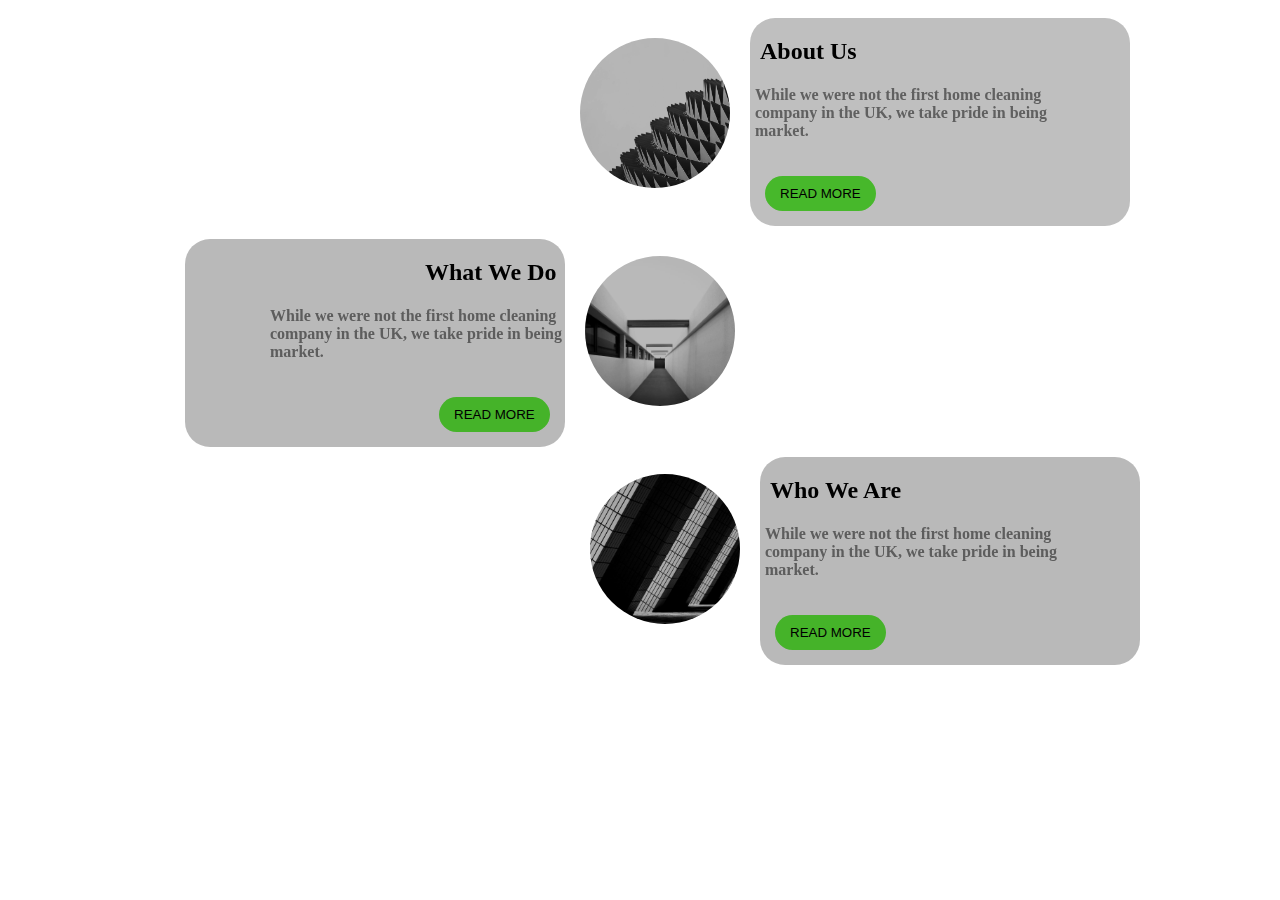
<file: 2a-3/index.html>
<html>
    <head>
<title>pr 2a-3</title>
<link rel="stylesheet" href="style.css">
</head>
<body> 
    <div class="img1">
    <div class="table1">
        <h2>About Us</h2><h4>While we were not the first home cleaning <br>
        company in the UK, we take pride in being <br>
        market.</h4>
    <button type="button" class="button">READ MORE</button>
</div> 
    <br>
<div class="img2">
    <div class="table2">
        <div class="rr33"><h2>What We Do</h2></div><h4>While we were not the first home cleaning <br>
            company in the UK, we take pride in being <br>
            market.</h4>
        <button type="button2" class="button2">READ MORE</button>
    </div> 
</div>
<br>
<div class="img3">
    <div class="table3">
        <h2>Who We Are</h2><h4>While we were not the first home cleaning <br>
            company in the UK, we take pride in being <br>
            market.</h4>
       <button type="button" class="button">READ MORE</button>
</div>        
</body>
</html>
</file>
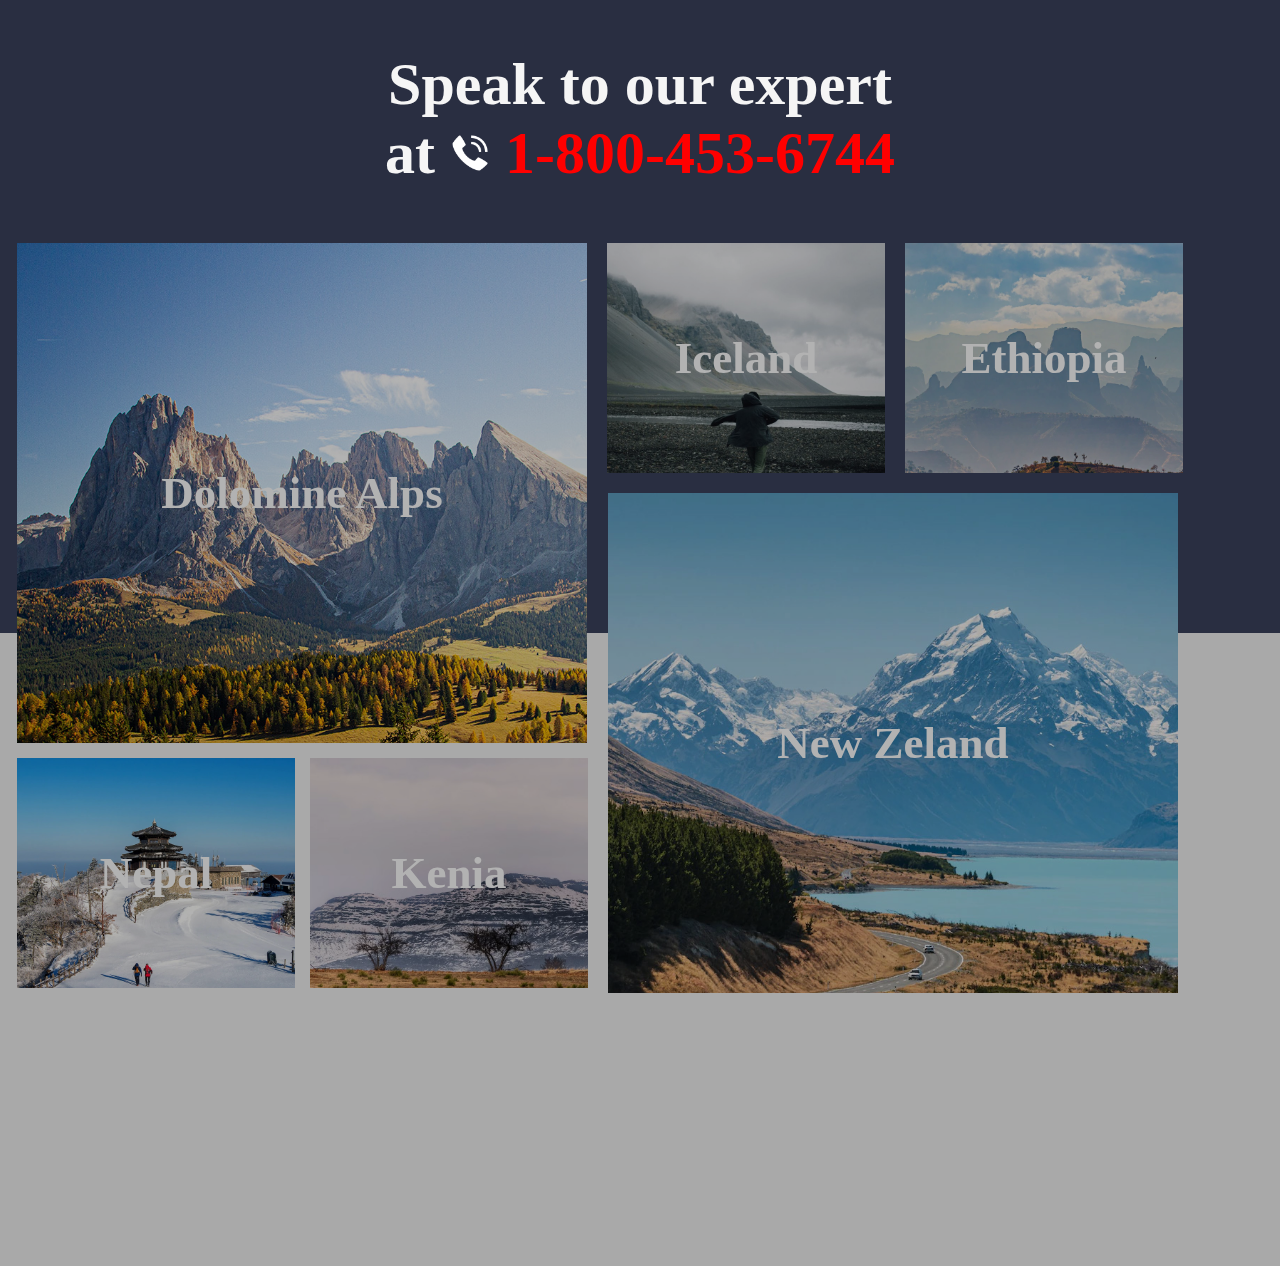
<file: 2a/index.html>
<!DOCTYPE html>
<html style="font-size: 16px;" lang="ua"><head>
<title>Homework</title>
<link rel="stylesheet" href="style.css" media="screen">
</head>
<body>
  <center>
    <h2 class="u-align-center u-text u-text-body-alt-color u-text-1"> 
      Speak to our expert
      <br>at <img src="3059502-4bc37d85.png" height="40px" width="40px">
    <a>1-800-453-6744 </a>
  </h2>
  </center>
  <center>
  
<div class="bb1">
  <div class="b1">
    <h4>Dolomine Alps</h4>
  </div>
  <div class="b2">
    <h4>Iceland</h4>
  </div>
    <div class="b3">
      <h4>Ethiopia</h4>
    </div>
  </div> 
  <br>
    <div class="bb4"> 
      <div class="b4">
        <h4>Nepal</h4>
      </div>
        <div class="b5">
          <h4>Kenia</h4>
        </div>
        <div class="bb2">
      </div>
    
       <div>
        <div class="b6">
          <h4>New Zeland</h4>
        </div>
      </div>
    </div>
  </div>
      </center>
</body></html>
</file>
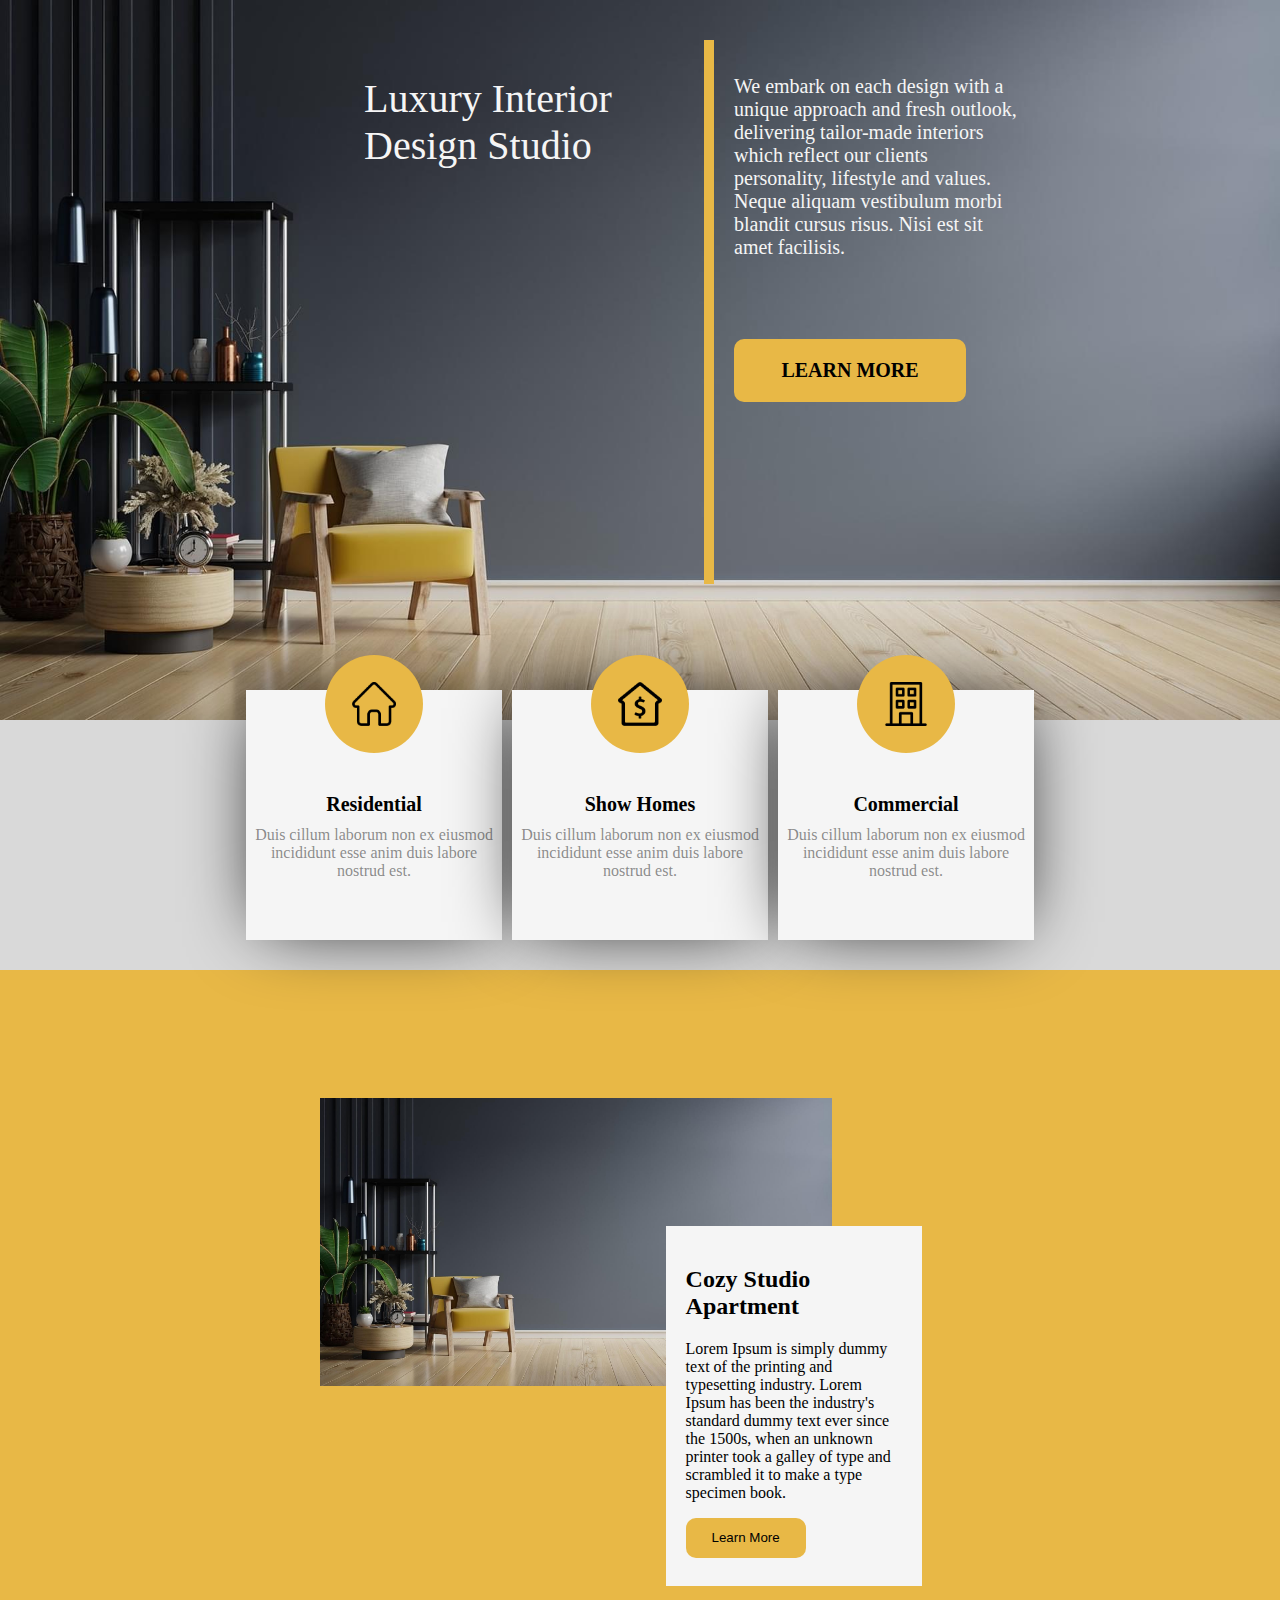
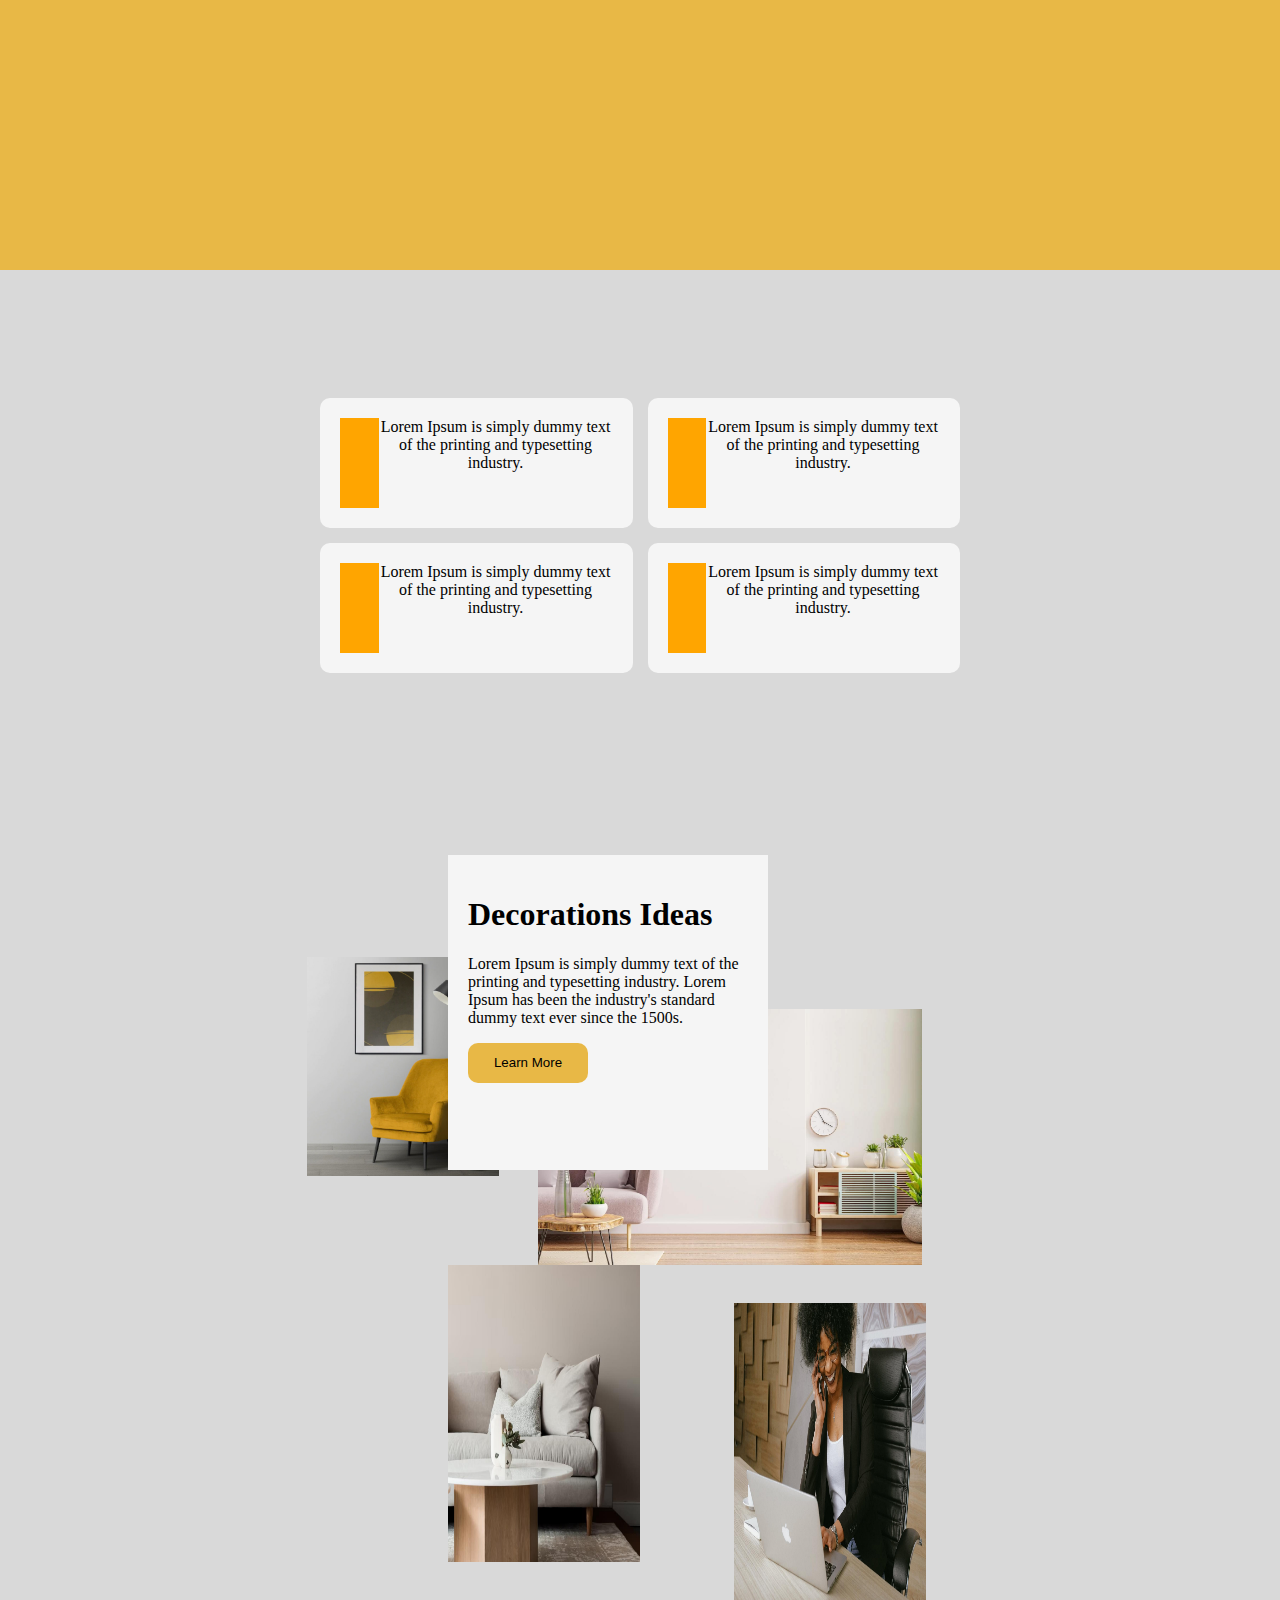
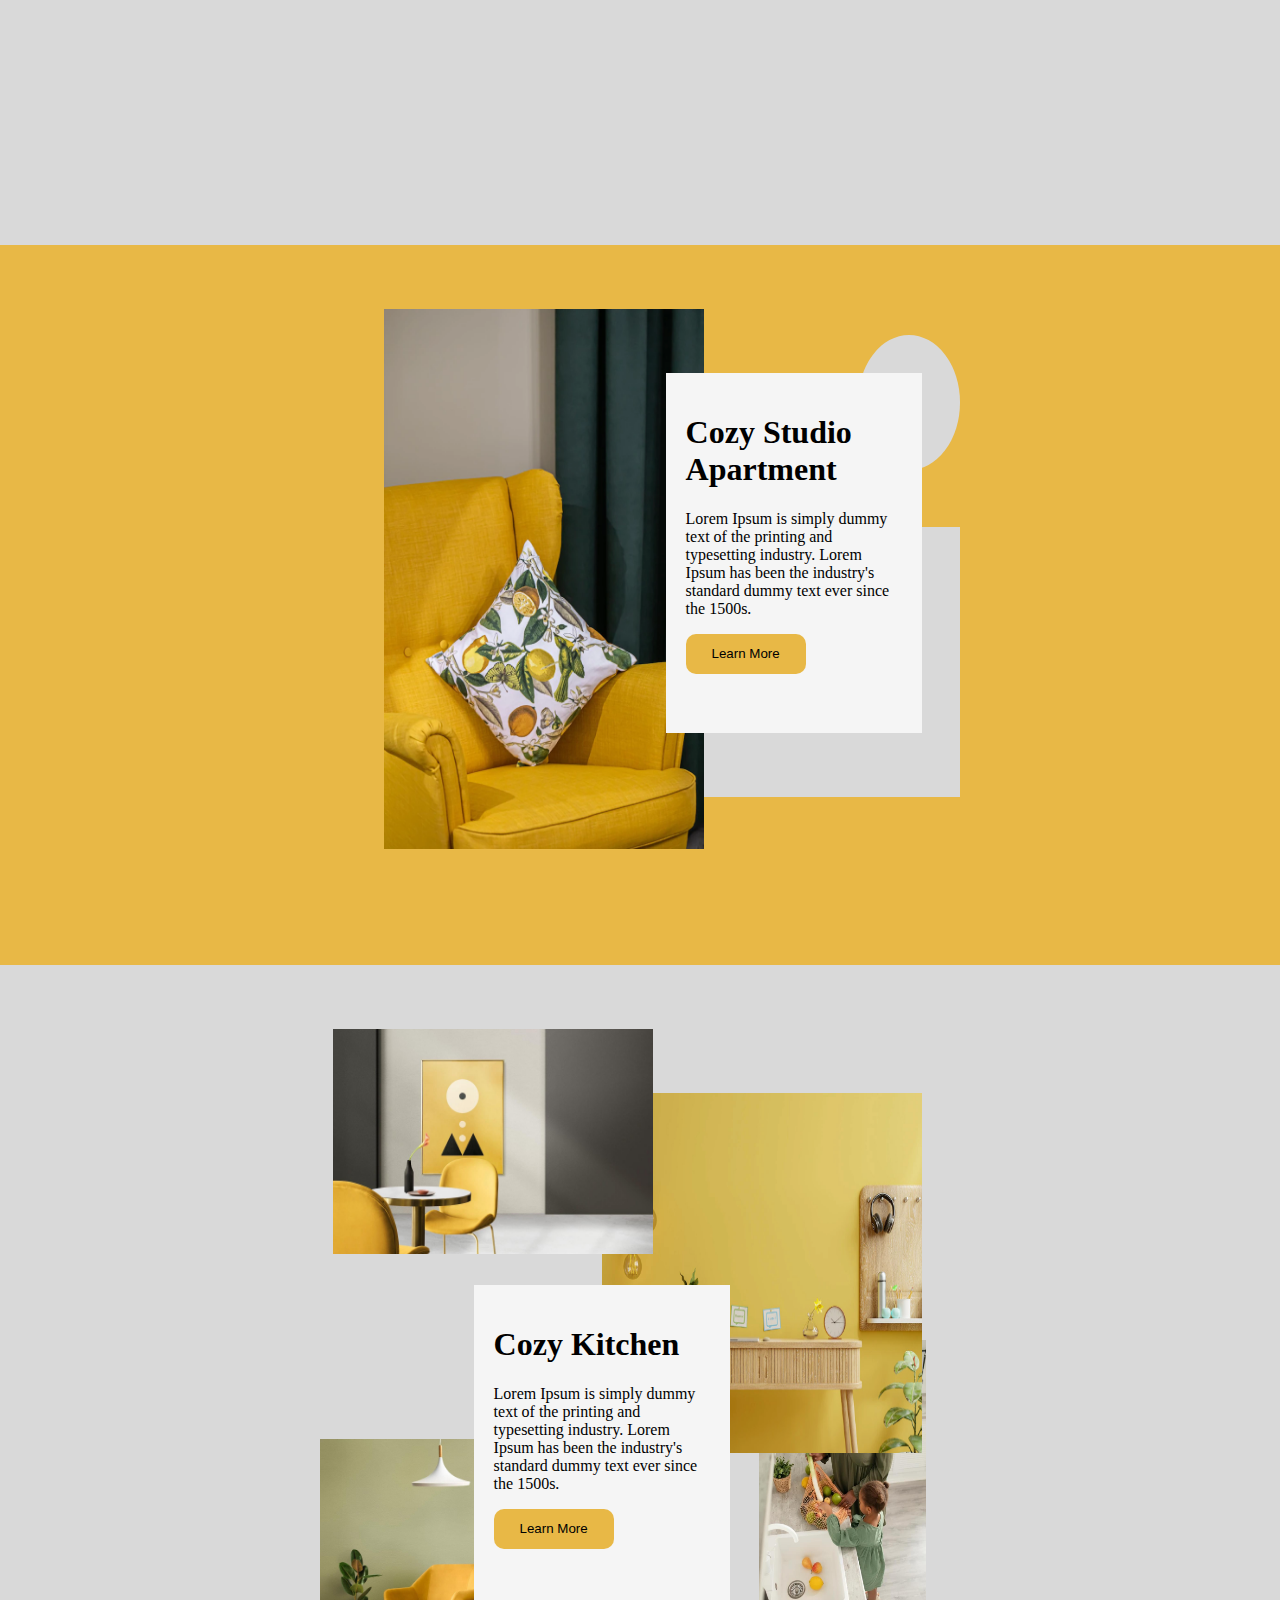
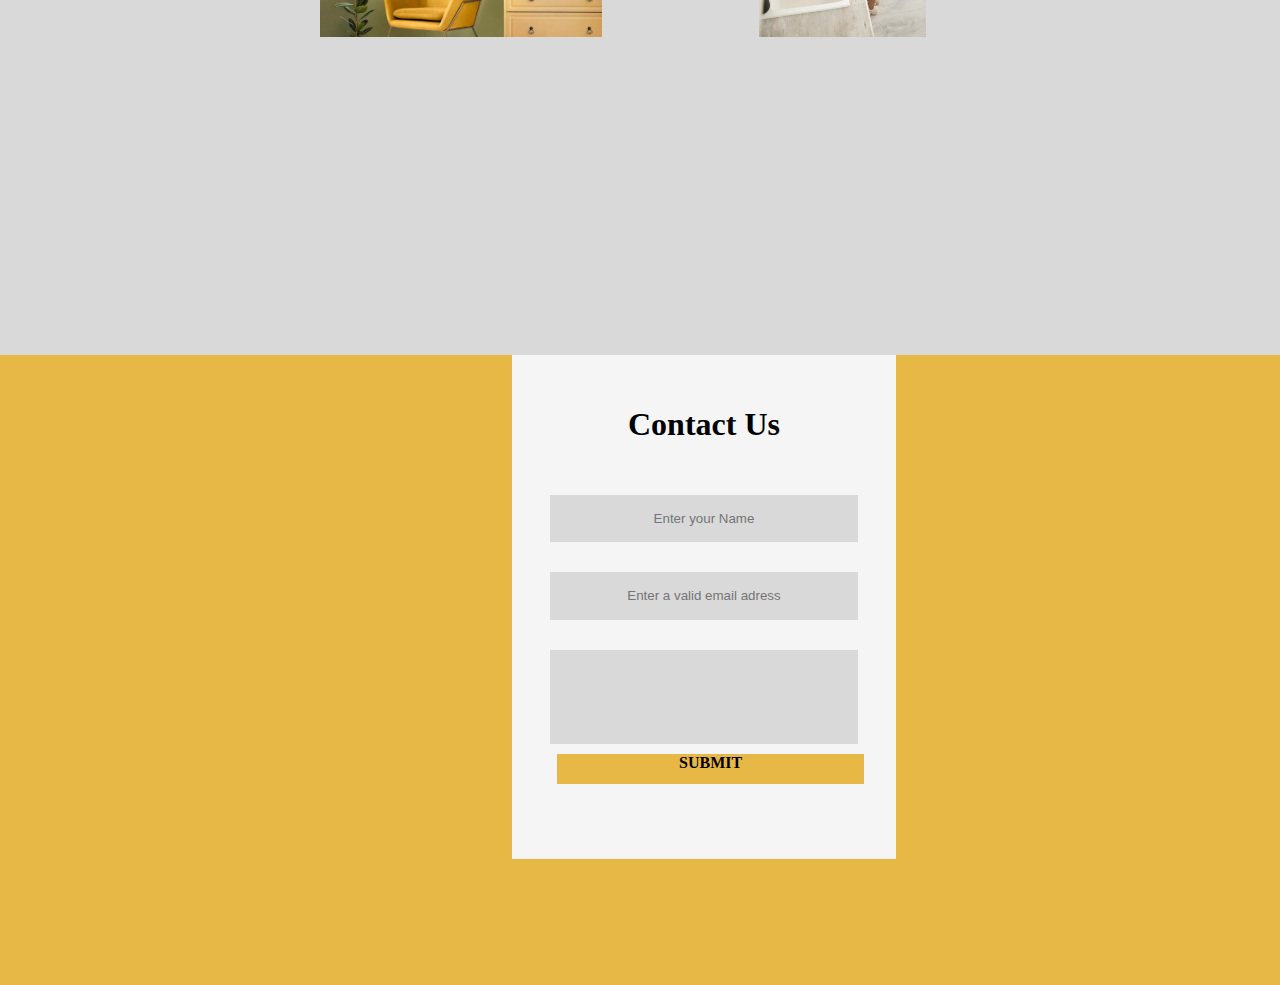
<file: 4/index.html>
<head>
    <link rel="stylesheet" href="slyle.css" />
   </head>
   
   <body>
    <div class="section">
     <div>
      <div class="title">Luxury Interior Design Studio</div>
      <div class="description">
       <div>
        We embark on each design with a unique approach and fresh outlook, delivering tailor-made interiors which reflect
        our clients personality, lifestyle and values. Neque aliquam vestibulum morbi blandit cursus risus. Nisi est sit
        amet facilisis.
       </div>
       <div style="cursor: pointer;">
        Learn more
       </div>
      </div>
     </div>
    </div>
    <div class="section">
     <div class="item">
      <div><img src="./images/home.png" /></div>
      <div>Residential</div>
      <div>Duis cillum laborum non ex eiusmod incididunt esse anim duis labore nostrud est.</div>
     </div>
     <div class="item">
      <div><img src="./images/house-value.png" /></div>
      <div>Show Homes</div>
      <div>Duis cillum laborum non ex eiusmod incididunt esse anim duis labore nostrud est.</div>
     </div>
     <div class="item">
      <div><img src="./images/building.png" /></div>
      <div>Commercial</div>
      <div>Duis cillum laborum non ex eiusmod incididunt esse anim duis labore nostrud est.</div>
     </div>
    </div>

    <div class="sec-with-picture">
        <div class="picture">
            <img class="image" src="./images/jhj-min.jpg" alt="">
            <div class="statement">
                <h2>Cozy Studio Apartment</h2>
                <p>Lorem Ipsum is simply dummy text of the printing and typesetting industry. Lorem Ipsum has been the industry's standard dummy text ever since the 1500s, when an unknown printer took a galley of type and scrambled it to make a type specimen book.</p>
                <button style="background-color: #e8b846; width: 120px; height: 40px; border-radius: 10px; border: 0;">Learn More</button>
            </div>
        </div>
    </div>

    <div class="second-section">
        <div class="parent">
            <div class="grid"><div class="box"></div>Lorem Ipsum is simply dummy text of the printing and typesetting industry.</div>
            <div class="grid"><div class="box"></div>Lorem Ipsum is simply dummy text of the printing and typesetting industry.</div>
            <div class="grid"><div class="box"></div>Lorem Ipsum is simply dummy text of the printing and typesetting industry.</div>
            <div class="grid"><div class="box"></div>Lorem Ipsum is simply dummy text of the printing and typesetting industry.</div>
        </div>
    </div>
    <div class="decoration-ideas">
        <div class="paragraph">
                <h1>Decorations Ideas</h1>
                <p>Lorem Ipsum is simply dummy text of the printing and typesetting industry. Lorem Ipsum has been the industry's standard dummy text ever since the 1500s.</p>
                <button style="background-color: #e8b846; width: 120px; height: 40px; border-radius: 10px; border: 0;">Learn More</button>
        </div>
            <div class="imgs">
                <img class="chair" src="./images/fgfg.jpg" alt="">
                <img  class="img-room-clock" src="./images/bnnn.jpg" alt="">
            </div>

            <div class="imgs-2">
                <img class="pyfik" src="./images/305d8a9c-d477-44c2-a0db-9a5268a4fb99.jpg" alt="">
                <img class="woman" src="./images/25fbaa49-cb8b-4a6a-bc41-29b4b053fd75.jpeg" alt="">
            </div>
        </div>

        <div class="section-picture">
            <div class="picture-2">
                <img class="image-2" src="./images/pillow-with-lemons-yellow-armchair-interior-room_169016-16555.webp" alt="">
                <div class="statement-2">
                    <h1>Cozy Studio Apartment</h1>
                    <p>Lorem Ipsum is simply dummy text of the printing and typesetting industry. Lorem Ipsum has been the industry's standard dummy text ever since the 1500s.</p>
                    <button style="background-color: #e8b846; width: 120px; height: 40px; border-radius: 10px; border: 0;">Learn More</button>
                </div>

                <div class="grey-block"></div>
                <div class="grey-circle"></div>
            </div>
        </div>

        <div class="cozy-kitchem">
                <div class="imgs-3">
                    <img class="chair-2" src="./images/gfgf.jpg" alt="">
                    <img  class="yellow-kitchen" src="./images/gggg.jpg" alt="">
                </div>
                <div class="paragraph-2">
                    <h1>Cozy Kitchen</h1>
                    <p>Lorem Ipsum is simply dummy text of the printing and typesetting industry. Lorem Ipsum has been the industry's standard dummy text ever since the 1500s.</p>
                    <button style="background-color: #e8b846; width: 120px; height: 40px; border-radius: 10px; border: 0;">Learn More</button></div>
                <div class="imgs-4">
                    <img class="plant" src="./images/fggg-min.jpg" alt="">
                    <img class="granny" src="./images/ffff.jpg" alt="">
                </div>
            </div>

            <div class="contacts">
                <div class="contact-us">
                    <h1 style="text-align: center;">Contact Us</h1>
                    <input class="name" type="text" placeholder="Enter your Name"><br>
                    <input class="email" type="email" placeholder="Enter a valid email adress"/><br>
                    <input class="type-text" type="text">
                    <div class="submit" style="cursor: pointer;">
                        SUBMIT
                       </div>
                </div>
                
            </div>
   </body>
</file>
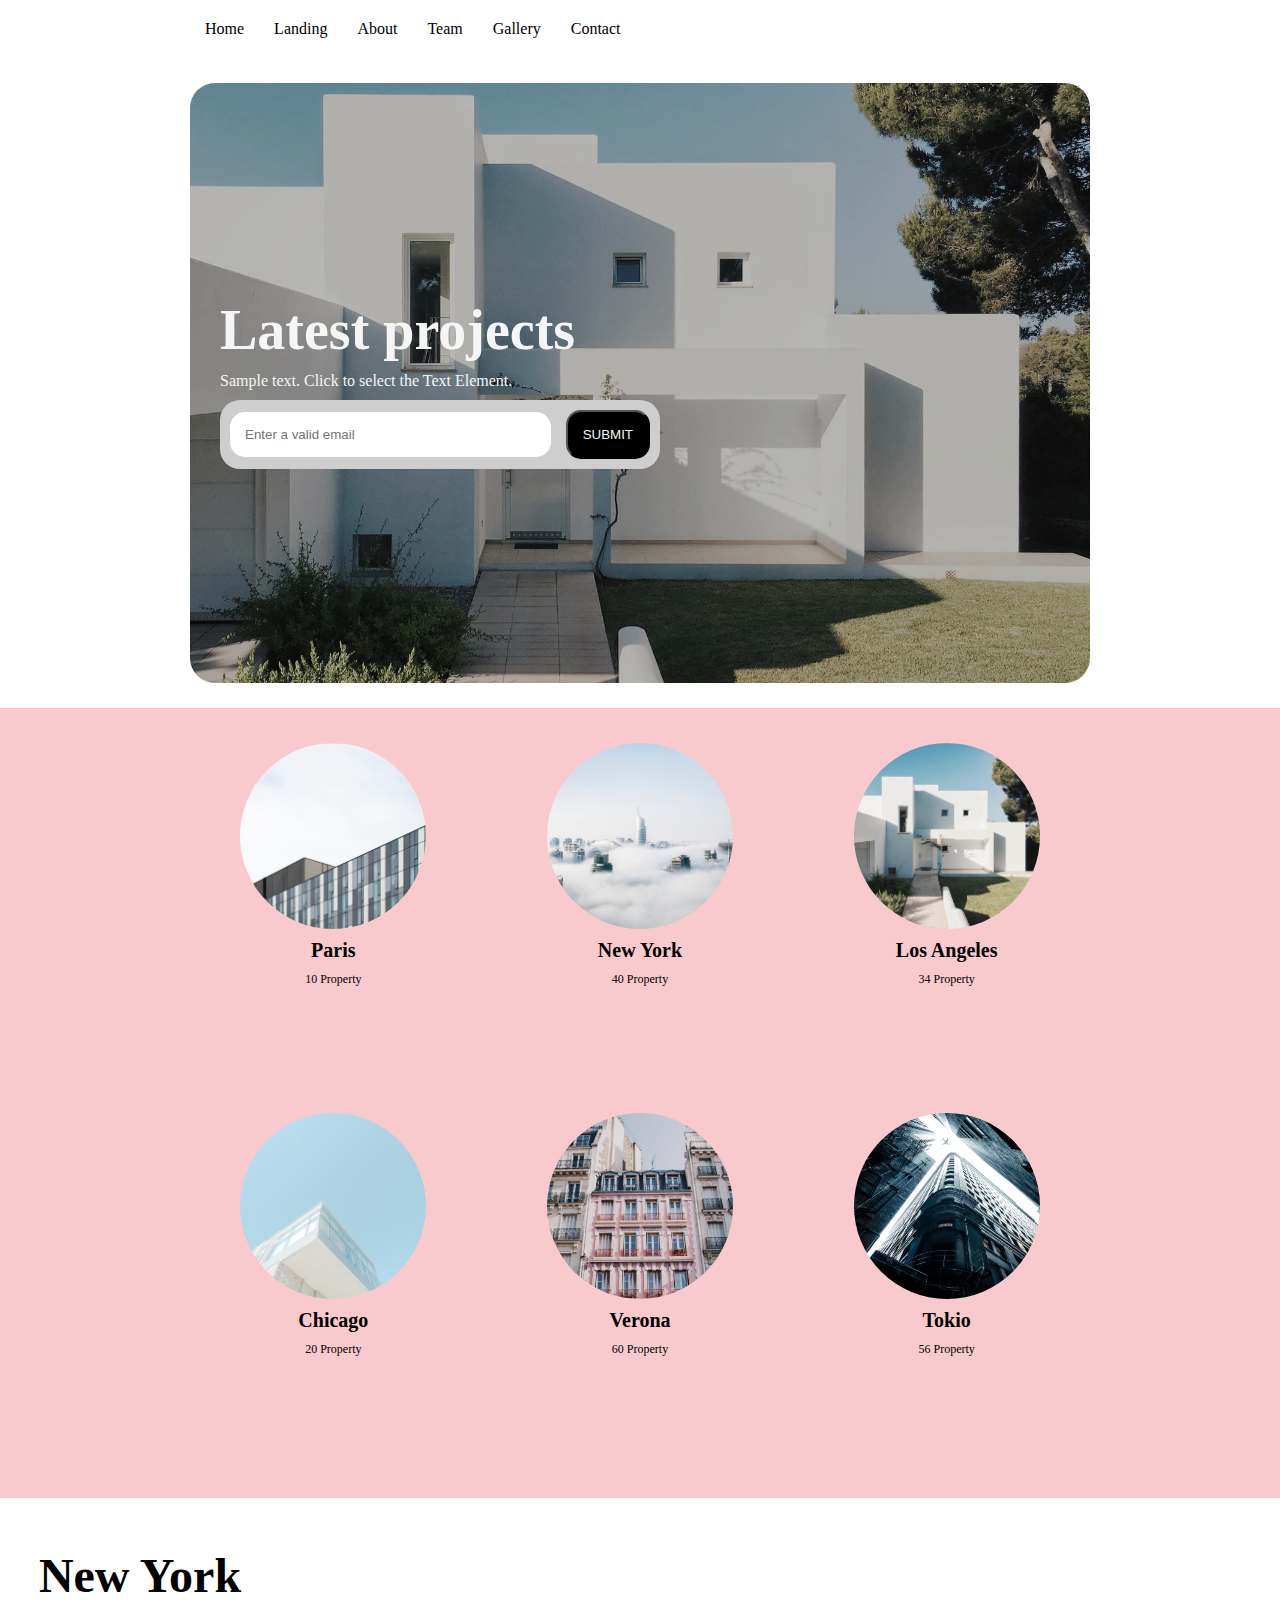
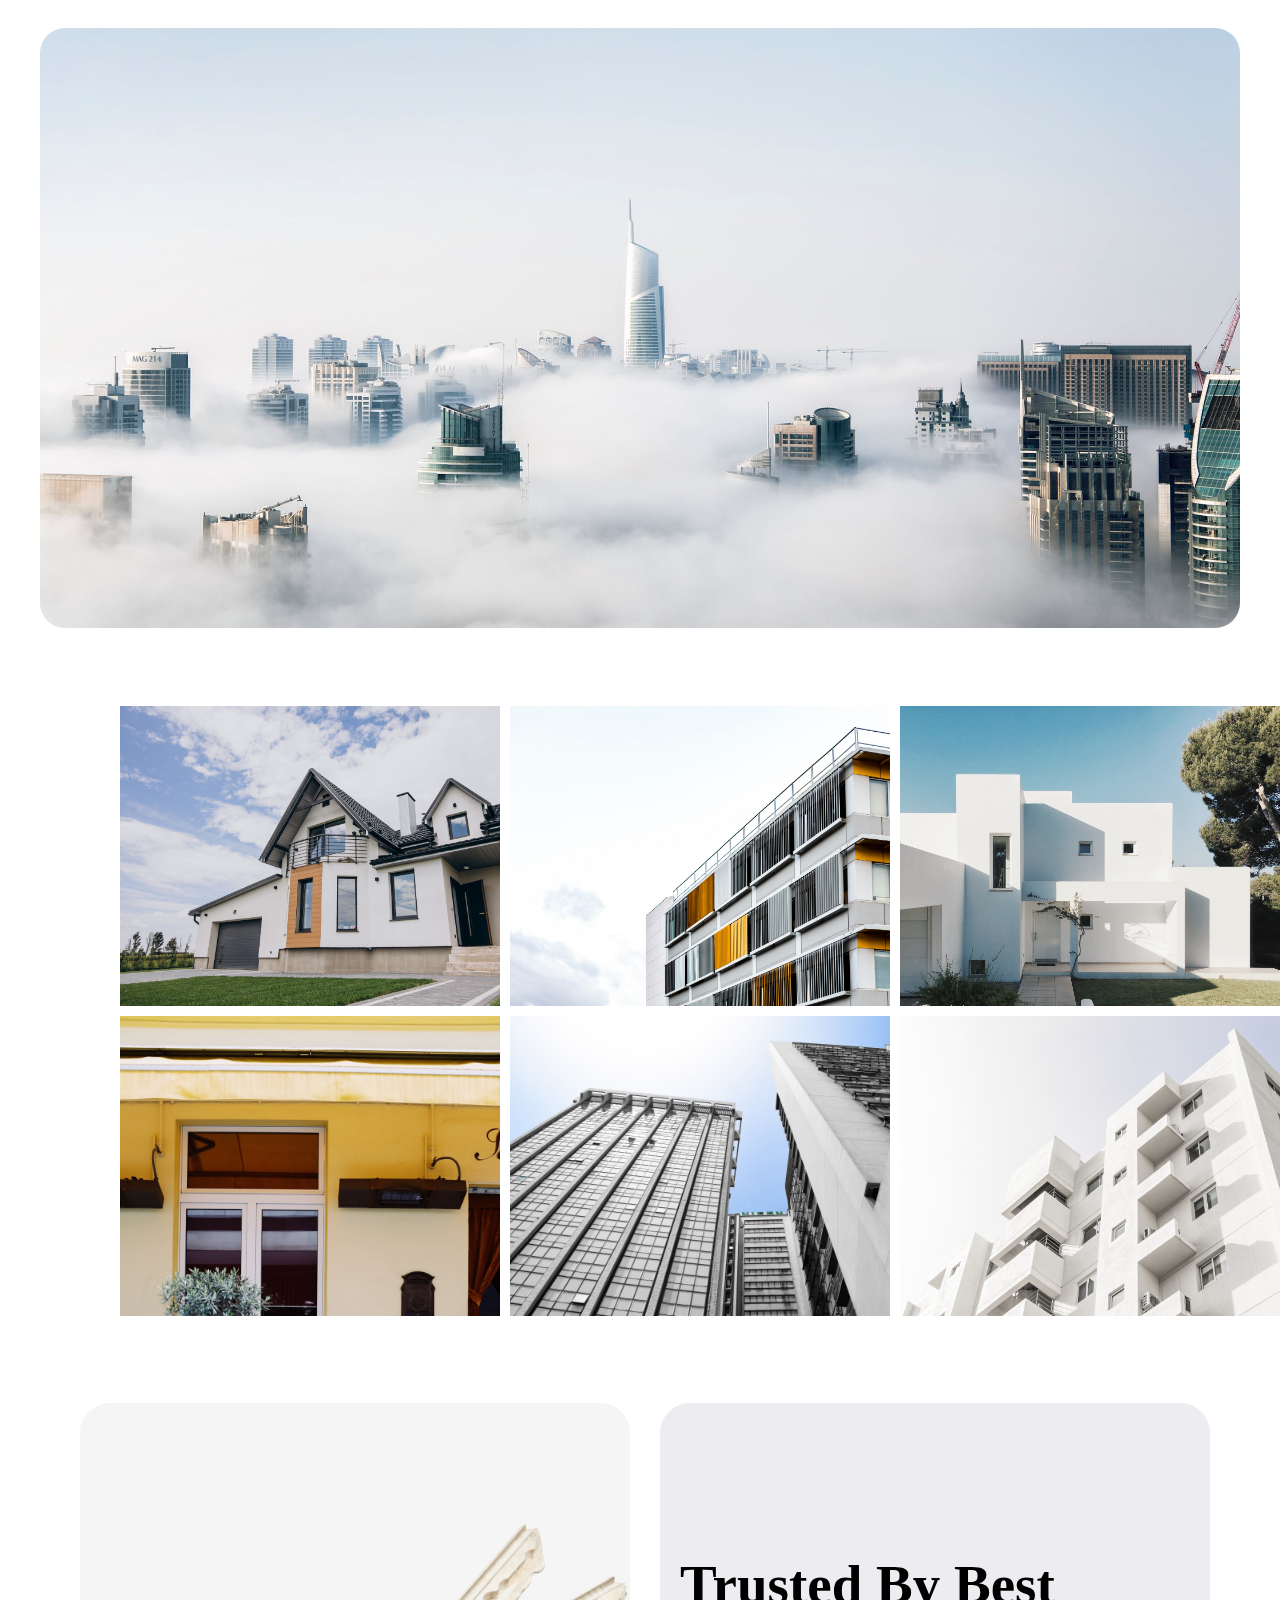
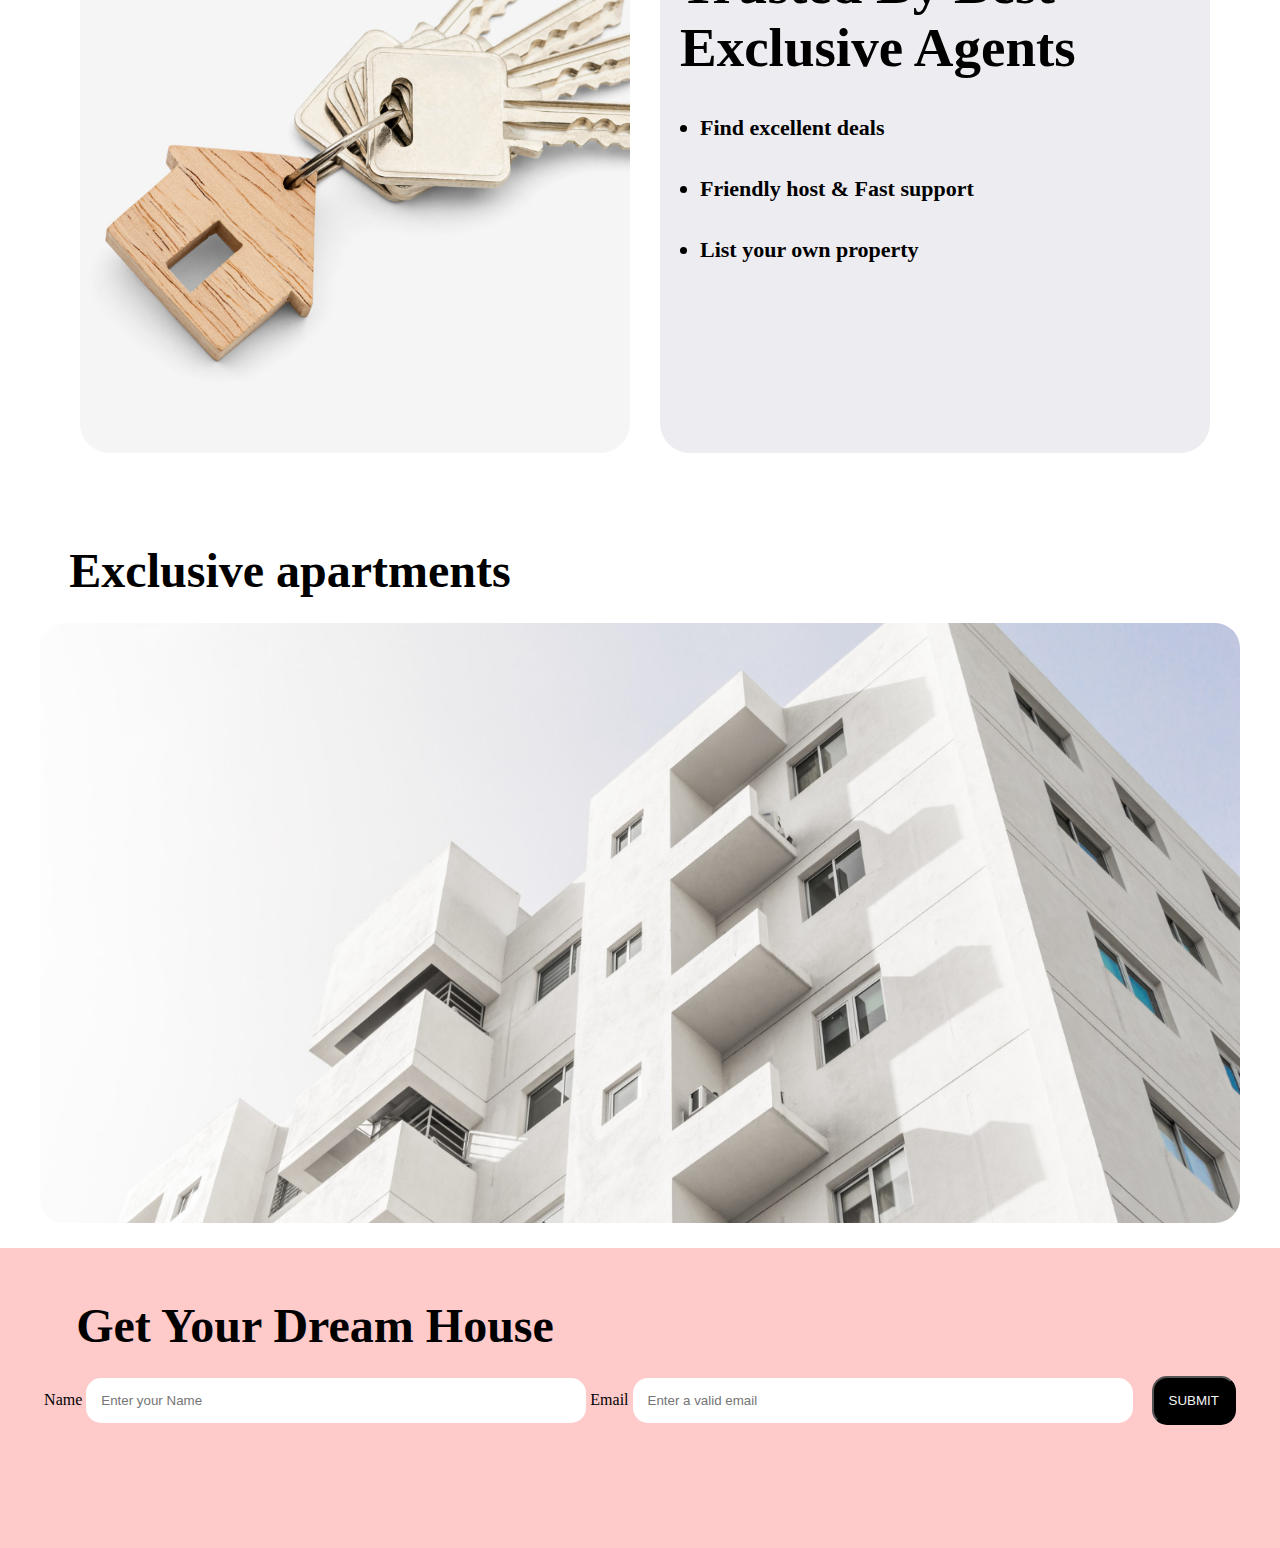
<file: 4a/index.html>
<head>
    <link rel="stylesheet" href="./style_4a.css" />
    <link rel="stylesheet" href="./style_4a_max_900px.css" media="screen and (max-width: 900px)" />
   </head>
   
   <body>
   
    <div class="container">
     <header>
      <li>Home</li>
      <li>Landing</li>
      <li>About</li>
      <li>Team</li>
      <li>Gallery</li>
      <li>Contact</li>
     </header>
     <div class="main-picture">
      <div class="filter"></div>
      <div>
       <div class="title">
        Latest projects
       </div>
       <div class="description">
        Sample text. Click to select the Text Element. 
       </div>
       <div>
        <input type="email" placeholder="Enter a valid email" />
        <button>submit</button>
       </div>
      </div>
     </div>
    </div>
   
    <div class="cities-wrap">
     <div class="container cities">
      <div class="item">
       <div class="item-picture" city="paris"></div>
       <div class="title">Paris</div>
       <div class="description">10 Property</div>
      </div>
      <div class="item">
       <div class="item-picture" city="New York"></div>
       <div class="title">New York</div>
       <div class="description">40 Property</div>
      </div>
      <div class="item">
       <div class="item-picture" city="Los Angeles"></div>
       <div class="title">Los Angeles</div>
       <div class="description">34 Property</div>
      </div>
      <div class="item">
       <div class="item-picture" city="Chicago"></div>
       <div class="title">Chicago</div>
       <div class="description">20 Property</div>
      </div>
      <div class="item">
       <div class="item-picture" city="Verona"></div>
       <div class="title">Verona</div>
       <div class="description">60 Property</div>
      </div>
      <div class="item">
       <div class="item-picture" city="Tokio"></div>
       <div class="title">Tokio</div>
       <div class="description">56 Property</div>
      </div>
     </div>
    </div>
    <center>
    <b><div class="text1">New York</div></b>
    <div class="main-picture1"></div>
    <div class="container-pic">
         <div class="item-picture1" pic="a"></div>
         <div class="item-picture1" pic="b"></div>
         <div class="item-picture1" pic="c"></div>
         <div class="item-picture1" pic="d"></div>
         <div class="item-picture1" pic="e"></div>
         <div class="item-picture1" pic="f"></div>
       </div>
<div class="container-keys">
    <div class="keys"></div>
    <div class="agents">
        <div class="title1"><b>Trusted By Best <br> Exclusive Agents</b></div>
        <div class="description1">
            <ul><b>
                <li>Find excellent deals</li>
                <li>Friendly host & Fast support</li>
                <li>List your own property</li>
            </b></ul>
        </div>
    </div>
</div>
<b><div class="text2">Exclusive apartments</div></b>
<div class="main-picture2"></div>
<div class="end-wrap">
    <b><div class="gethouse">Get Your Dream House</div></b>
    <div>
        Name
        <input class="i1" type="name" placeholder="Enter your Name" />
        Email
        <input class="i1" type="email" placeholder="Enter a valid email" />
        <button class="b1">submit</button>
       </div>
</div>
</center>
   </body>
</file>
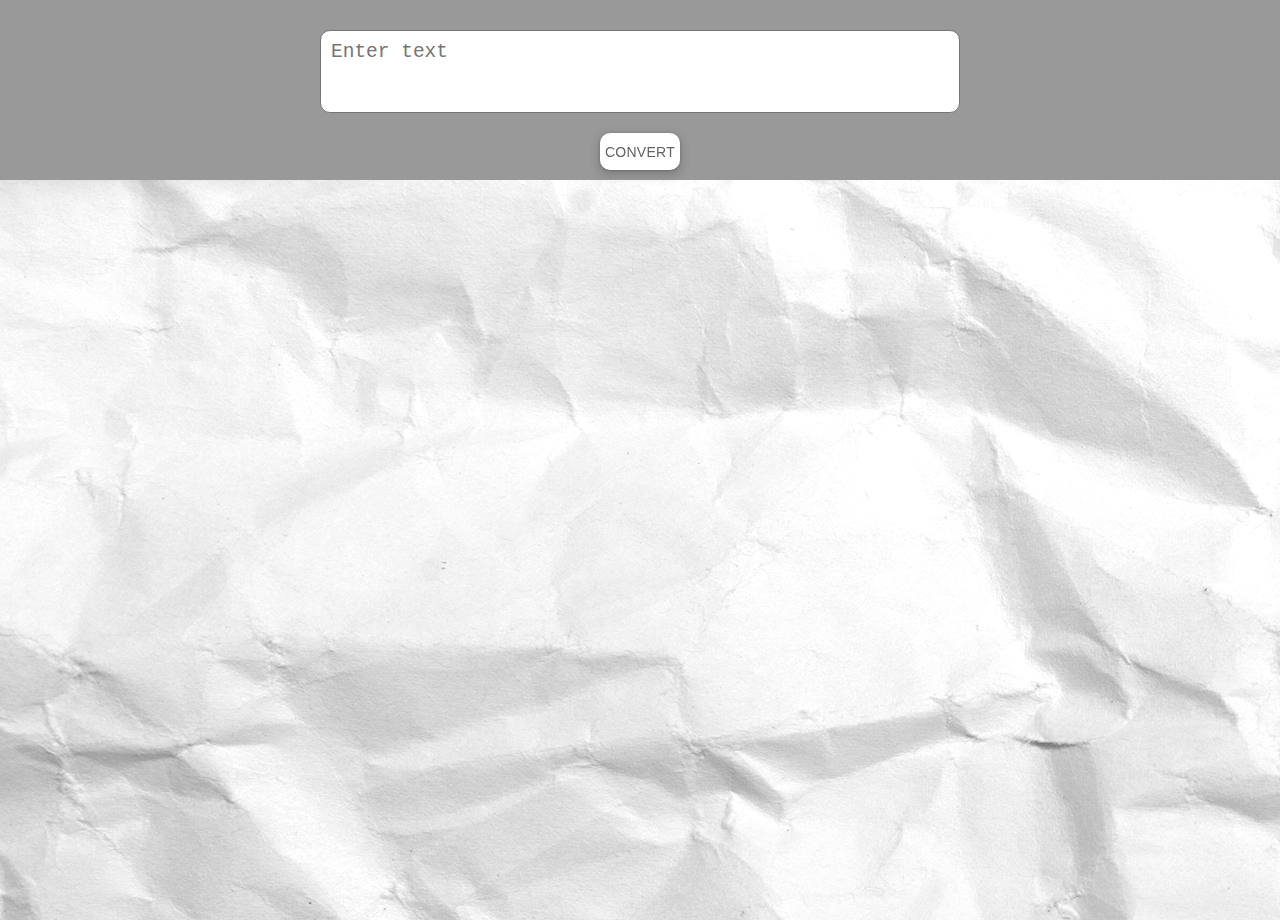
<file: 5/index.html>
<head>
    <link rel="stylesheet" href="./style.css" />
</head>
<body>
    <div>
        <textarea id="source-text" placeholder="Enter text"></textarea>
        <button id="start" class="button" role="button" onclick="convertToImages()">Convert</button>
    </div>

    <div class="container">
        <div id="result-text"></div>
    </div>

    <script src="./script.js"></script>
</body>
</html>
</file>
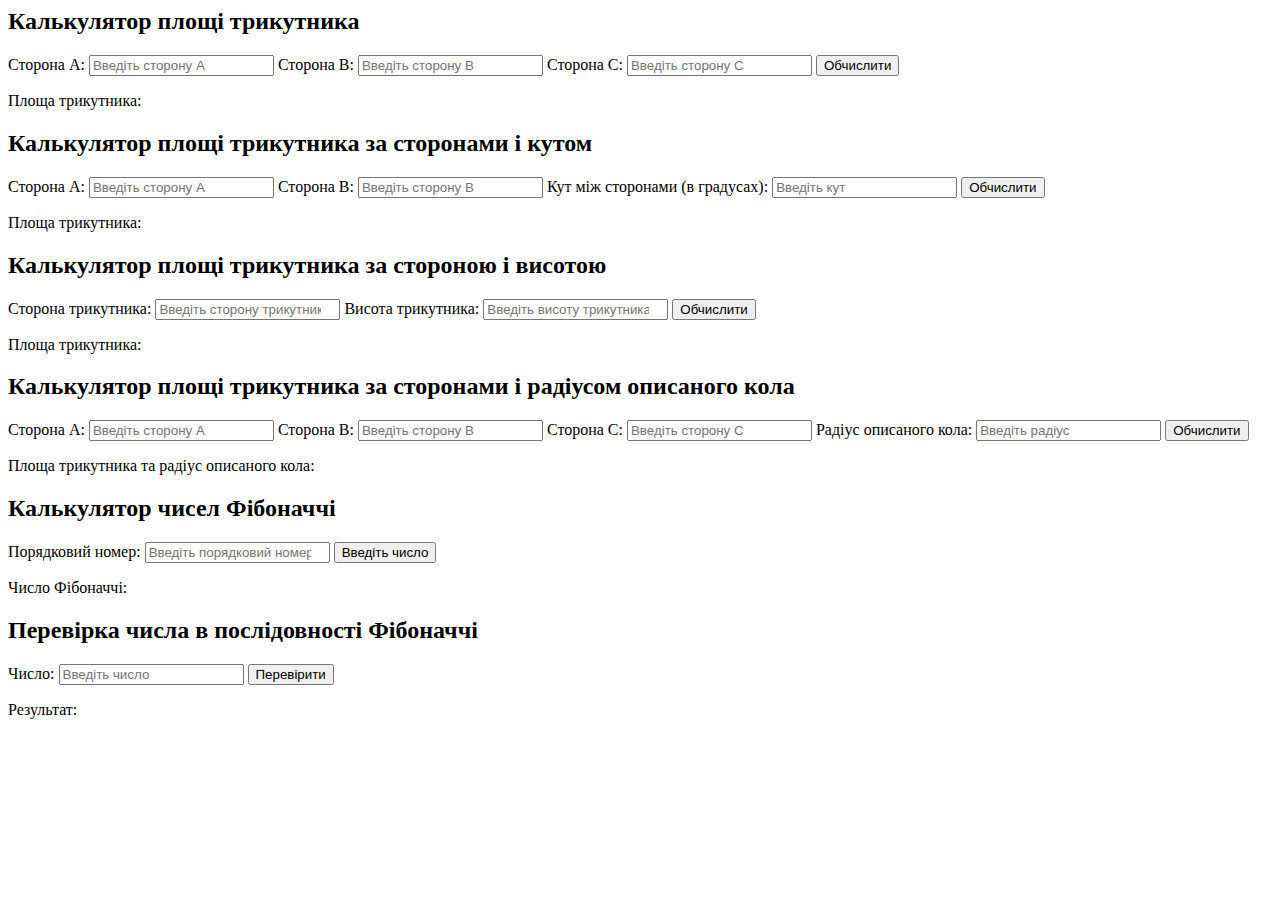
<file: 5b/index.html>
<body>
    <div class="triangle">
        <h2>Калькулятор площі трикутника</h2>
        <label for="sideA">Сторона A:</label>
        <input type="number" id="sideA" placeholder="Введіть сторону A">

        <label for="sideB">Сторона B:</label>
        <input type="number" id="sideB" placeholder="Введіть сторону B">

        <label for="sideC">Сторона C:</label>
        <input type="number" id="sideC" placeholder="Введіть сторону C">

        <button onclick="calculateArea()">Обчислити</button>

        <p id="result">Площа трикутника: </p>
        <script src="./java.js"></script>
    </div>

    <div class="twosidesandangle">
        <h2>Калькулятор площі трикутника за сторонами і кутом</h2>
        <label for="sideA">Сторона A:</label>
        <input type="number" id="sideA" placeholder="Введіть сторону A">
 
        <label for="sideB">Сторона B:</label>
        <input type="number" id="sideB" placeholder="Введіть сторону B">

        <label for="angle">Кут між сторонами (в градусах):</label>
        <input type="number" id="angle" placeholder="Введіть кут">

        <button onclick="calculateArea1()">Обчислити</button>

        <p id="result1">Площа трикутника: </p>
    </div>

    <div class="height-side">
        <h2>Калькулятор площі трикутника за стороною і висотою</h2>
        <label for="side">Сторона трикутника:</label>
        <input type="number" id="side" placeholder="Введіть сторону трикутника">

        <label for="height">Висота трикутника:</label>
        <input type="number" id="height" placeholder="Введіть висоту трикутника">

        <button onclick="calculateArea2()">Обчислити</button>

        <p id="result2">Площа трикутника: </p>
    </div>

    <div class="radius">
        <h2>Калькулятор площі трикутника за сторонами і радіусом описаного кола</h2>
        <label for="sideA">Сторона A:</label>
        <input type="number" id="sideA" placeholder="Введіть сторону A">

        <label for="sideB">Сторона B:</label>
        <input type="number" id="sideB" placeholder="Введіть сторону B">

        <label for="sideC">Сторона C:</label>
        <input type="number" id="sideC" placeholder="Введіть сторону C">

        <label for="radius">Радіус описаного кола:</label>
        <input type="number" id="radius" placeholder="Введіть радіус">

        <button onclick="calculateArea3()">Обчислити</button>

        <p id="result3">Площа трикутника та радіус описаного кола: </p>
    </div>

    <div class="f-num">
        <h2>Калькулятор чисел Фібоначчі</h2>
        <label for="fibonacciIndex">Порядковий номер:</label>
        <input type="number" id="fibonacciIndex" placeholder="Введіть порядковий номер">

        <button onclick="calculateFibonacci()">Введіть число</button>

        <p id="result4">Число Фібоначчі: </p>
    </div>

    <div class="f-num-check">
        <h2>Перевірка числа в послідовності Фібоначчі</h2>
        <label for="fibonacciNumber">Число:</label>
        <input type="number" id="fibonacciNumber" placeholder="Введіть число">
    
        <button onclick="checkFibonacci()">Перевірити</button>
    
        <p id="result5">Результат: </p>
    </div>
</body>
</file>
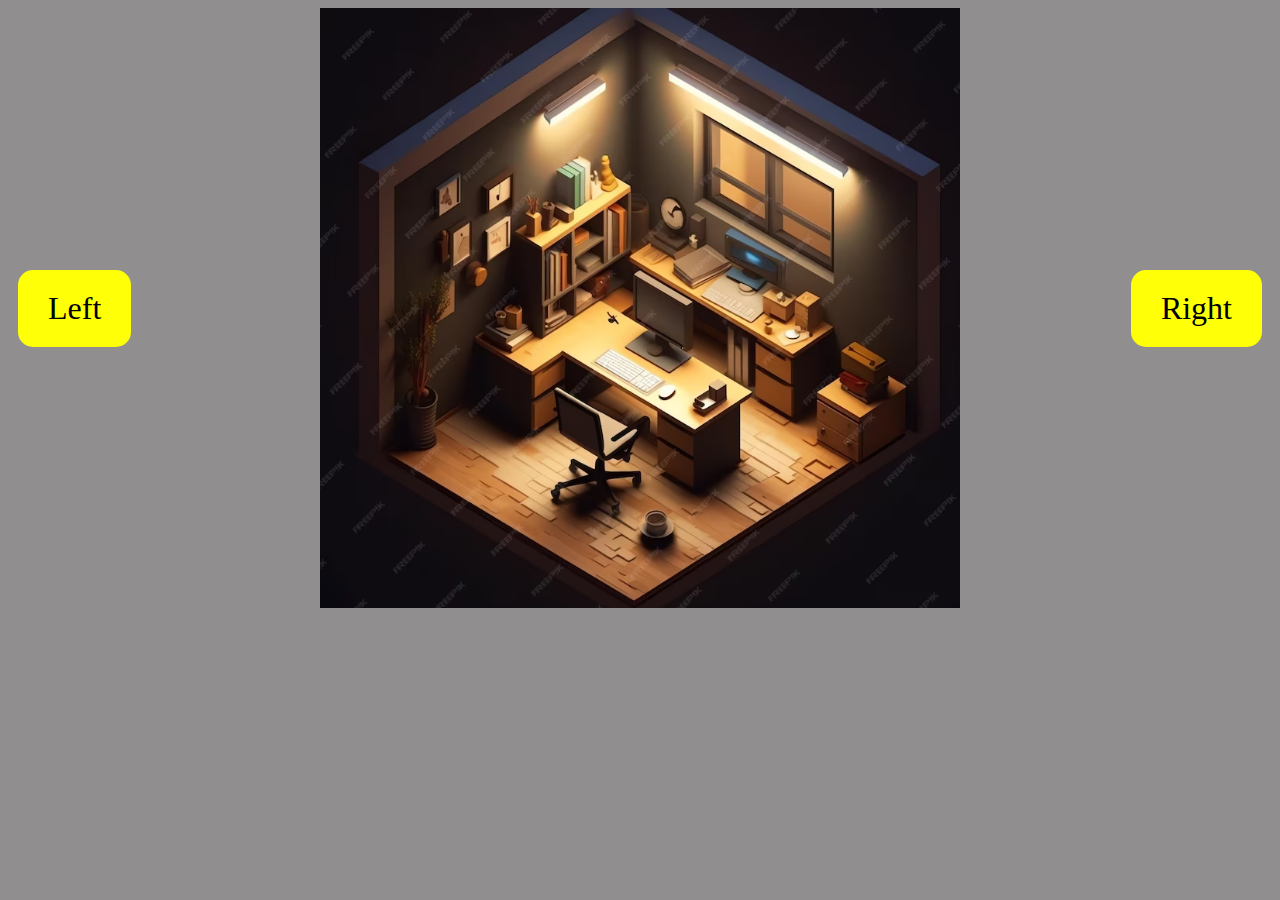
<file: 5а/index.html>
<head>
    <link rel="stylesheet" href="style.css" />

   </head>
   
   <body>
    
    <div class="container">
     <div class="slider-item selected"
      style="background-image: url(./a-computer-desk-on-isometric-room_889227-25403.avif);">
     </div>
     <div class="slider-item"
      style="background-image: url(./a-digital-image-of-a-building-with-a-light-on-it_853177-17839.avif);">
     </div>
     <div class="slider-item "
      style="background-image: url(./a-tiny-house-with-a-sign-that-says-i-m-a-little-bit-obsessed_900101-18970.avif);">
     </div>
     <div class="button" id="left"> Left </div>   
     <div class="button" id="right"> Right </div>
    </div>
    <script src="java.js"></script> 
   </body>
</file>
<file: 2a-3/style.css>
body{
    display: flex;
}
.img1{
    background-image: url(pexels-photo-3914752.jpg);
    position: absolute;
    background-size: cover;
    width: 150px;
    height: 150px;
    border-radius: 50%;
    filter: brightness(0.75);
    margin-top: 30px;
    margin-left: 50%;
    left: -60px;
}
.img2{
    background-image: url(pexels-mohamed-abdelsadig-3196486.jpg);
    position: absolute;
    background-size: cover;
    width: 150px;
    height: 150px;
    border-radius: 50%;
    filter: brightness(0.97);
    margin-top: 200px;
    margin-left: 50%;
    left: -70px;
}
.img3{
    background-image: url(pexels-harry-shum-12694483.jpg);
    position: absolute;
    background-size: cover;
    width: 150px;
    height: 150px;
    border-radius: 50%;
    filter: brightness(0.97);
    margin-top: 400px;
    margin-left: 50%;
    left: -65px;
}
.table1{
    position: absolute;
    width: 300px;
    background-color: rgb(255, 255, 255);
    float: right;
    margin: 10px;
    padding: 0px;
    padding-right: 80px;
    border-radius: 25px;
    left: 160px;
    top: -30px;
    
}
.table2{
    position: absolute;
    width: 300px;
    background-color: rgb(255, 255, 255);
    float: left;
    margin: 10px;
    padding: 0px;
    padding-left: 80px;
    border-radius: 25px;
    right: 160px;
    top: -18%;
}
.table3{
    position: absolute;
    width: 300px;
    background-color: rgb(255, 255, 255);
    float: right;
    margin: 10px;
    padding:  0px;
    padding-right: 80px;
    border-radius: 25px;
    left: 160px;
    top: -18%;
}
.button{
    position: relative;
    top: 50%;
    background-color: rgb(95, 245, 57);
    border: none;
    border-radius: 20px;
    min-height: 35px;
    margin: 15px;
    padding-left: 15px; 
    padding-right: 15px;
}
.button2{
    position: relative;
    top: 50%;
    background-color: rgb(95, 245, 57);
    border: none;
    border-radius: 20px;
    min-height: 35px;  
    margin: 15px;
    padding-left: 15px; 
    padding-right: 15px;
    margin-left: 174px;
}
h4{
    color: grey;
    margin-left: 5px;
}
.rr33{
    margin-left: 150px;
}
h2{
    margin-left: 10px;
}
</file>
<file: 2a/style.css>
body{
    background: linear-gradient(to bottom, rgb(41, 46, 65) 0%,rgba(41, 46, 65) 50%,rgba(255,167,61,1) 50%,rgb(169, 169, 169) 50%,rgba(169, 169, 169) 100%);
    background-repeat: no-repeat;
}
h2{
    font-size: 60px;
    color: whitesmoke;
    position: relative;
}

a{
    color: rgb(255, 0, 0);
}
.bb1{
    display: inline-flex;
}
.bb4{
    display: inline-flex;
}

.b1{
    background-image: url(bnbn.jpg);
    filter: brightness(0.7);
    background-size: cover;
    margin: 5px;
    position: relative;
    right: 50px;
    width: 570px;
    height: 500px;
    display: flex;
    align-items: center;
    justify-content: center;
    color: white;
    font-size: 45px;
}
.b2{
    background-image: url(jkkjjk.jpg);
    filter: brightness(0.7);
    background-size: cover;
    margin: 5px;
    position: relative;
    left: -40px;
    width: 278px;
    height: 230px;
    display: flex;
    align-items: center;
    justify-content: center;
    color: white;
    font-size: 45px;
}  
.b3{
    background-image: url(rtrt.jpg);
    filter: brightness(0.7);
    background-size: cover;
    margin: 5px;
    position: relative;
    left: -30px;
    width: 278px;
    height: 230px;
    display: flex;
    align-items: center;
    justify-content: center;
    color: white;
    font-size: 45px;
}
.b4{
    background-image: url(tt.jpg);
    filter: brightness(0.7);
    background-size: cover;
    margin: 5px;
    bottom: -5px;
    position: relative;
    right: 50px;
    width: 278px;
    height: 230px;
    display: flex;
    align-items: center;
    justify-content: center;
    color: white;
    font-size: 45px;
}
.b5{
    background-image: url(jhjhjh.jpg);
    filter: brightness(0.7);
    background-size: cover;
    bottom: -5px;
    margin: 5px;
    position: relative;
    right: 45px;
    width: 278px;
    height: 230px;
    display: flex;
    align-items: center;
    justify-content: center;
    color: white;
    font-size: 45px;
}
.b6{ 
    background-image: url(nbn.jpg);
    filter: brightness(0.7);
    background-size: cover;
    margin: 5px;
    position: relative;
    bottom: 260px;
    right: 35px;
    width: 570px;
    height: 500px;
    display: flex;
    align-items: center;
    justify-content: center;
    color: white;
    font-size: 45px;
}
</file>
<file: 4/slyle.css>
:root {
    --main-yellow: #e8b846
   }
   
   body {
    margin: 0;
   }
   
   * {
    box-sizing: border-box;
   }
   
   .section:nth-child(1) {
    width:100%;
    height: 80vh;
    min-height: 700px;
    background-image: url('./images/jhj-min.jpg');
    background-position: bottom;
    background-size: cover;
    padding-top: 40px;
   
    >div {
     width:60%;
     height: 80%;
     margin: auto;
   
     color: whitesmoke;
   
     display: flex;
     justify-content: end;
   
     .title,.description {
      padding-top: 35px;
     }
    }
   
     .title {
      width: 350px;
      height: 100%;
      font-size: 40px;
      border-right: 10px solid var(--main-yellow);
     }
   
     .description {
      width: 290px;
      height: 100%;
      font-size: 20px;
      margin-left: 20px;
   
       >div:last-child {
       background-color: var(--main-yellow);
       color: black;
       border-radius: 10px;
       padding: 20px 10px;
       width: 80%;
       text-align: center;
       font-size: 20px;
       font-weight: bolder;
       text-transform: uppercase;
       margin-top: 80px;
      }
     }
    }

   
   .section:nth-child(2) {
    width: 100%;
    height: 250px;
    background-color: #d9d9d9;
    display: flex;
    justify-content: center;
   
    .item {
     width: 20%;
     height: 100%;
     margin: 0 5px;
     background-color: whitesmoke;
     position: relative;
     top: -30px;
     padding: 5px;
     box-shadow: 0px 0px 75px -18px rgba(0,0,0,1);
   
     div:first-child {
      margin: auto;
      width: 40%;
      aspect-ratio: 1/1;
      border-radius: 50%;
      background-color: var(--main-yellow);
      display: flex;
      justify-content: center;
      align-items: center;
      position: relative;
      top: -40px;
   
      >img {
       width: 45%;
      }
     }
   
     >div:nth-child(2) {
      width:100%;
      font-size: 1.25em;
      font-weight: bolder;
      margin-bottom: 10px;
      text-align: center;
     }
   
     >div:last-child {
      width: 100%;
      text-align: center;
      color: rgba(82, 82, 82, 0.655)
     }
    }
   }

.sec-with-picture {
    height: 100%;
    background-color: var(--main-yellow);
}

.picture {
    width: 100%;
    height: 100%;
}

.image {
    width: 40%;
    height: auto;
    margin-left: 25%;
    margin-top: 10%;
    position: absolute;
    z-index: 1;
}

.statement {
    position: absolute;
    margin-left: 52%;
    margin-top: 20%;
    padding: 20px;
    width: 20%;
    height: 40%;
    background-color: whitesmoke;
    z-index: 2;
}

.second-section {
    height: 65%;
    background-color: #d9d9d9;
}


   .parent {
display: grid;
grid-template-columns: repeat(2, 1fr);
grid-template-rows: repeat(2, 1fr);
grid-column-gap: 15px;
grid-row-gap: 15px;
height: 35%;
width: 50%;
margin-left: 25%;
padding-top: 10%;
}

.grid {
    padding: 20px;
    text-align: center;
    background-color: whitesmoke;
    border-radius: 10px;
    display: flex;
}

.box {
    height: 90px;
    width: 80px;
    background-color: orange;
}

.decoration-ideas, .cozy-kitchem {
    height: 110%;
    background-color: #d9d9d9;
}

.paragraph {
    position: absolute;
    margin-left: 35%;
    padding: 20px;
    width: 25%;
    height: 35%;
    background-color: whitesmoke;
    z-index: 2;
}

.imgs {
    display: flex;
}

.chair {
    width: 15%;
    height: 35%;
    margin-left: 24%;
    margin-top: 8%;
}

.img-room-clock {
    width: 30%;
    height: 35%;
    margin-left: 3%;
    margin-top: 12%;
}

.woman {
    width: 15%;
    height: 30%;
    margin-left: 7%;
    margin-top: 3%;
} 

.pyfik {
    width: 15%;
    height: 30%;
    margin-left: 35%;
    margin-bottom: 3%;
}

.section-picture {
    height: 80%;
    background-color: var(--main-yellow);
}

.statement-2 {
    position: absolute;
    margin-left: 52%;
    margin-top: 10%;
    padding: 20px;
    width: 20%;
    height: 40%;
    background-color: whitesmoke;
    z-index: 2;
}

.image-2 {
    width: 25%;
    height: 60%;
    margin-left: 30%;
    margin-top: 5%;
    position: absolute;
    z-index: 1;
}

.grey-block {
    width: 30%;
    height: 30%;
    background-color: #d9d9d9;
    position: absolute;
    z-index: 0;
    margin-top: 22%;
    margin-left: 45%;
}

.grey-circle {
    width: 8%;
    height: 15%;
    background-color: #d9d9d9;
    border-radius: 50%;
    position: absolute;
    z-index: 0;
    margin-left: 67%;
    margin-top: 7%;
}

.paragraph-2 {
    position: absolute;
    margin-top: 25%;
    margin-left: 37%;
    padding: 20px;
    width: 20%;
    height: 35%;
    background-color: whitesmoke;
    z-index: 2;
}

.chair-2 {
    width: 25%;
    height: 25%;
    position: absolute;
    margin-top: 5%;
    margin-left: 26%;
    z-index: 2;
}

.yellow-kitchen {
    width: 25%;
    height: 40%;
    position: absolute;
    margin-left: 47%;
    margin-top: 10%;
    z-index: 1;
}

.plant{
    width: 22%;
    height: 20%;
    margin-top: 37%;
    margin-left: 25%;
}

.granny {
    width: 13%;
    height: 30%;
    margin-left: 12%;
}

.contacts {
    height: 70%;
    background-color: var(--main-yellow);
}


.contact-us {
    margin-left: 40%;
    width: 30%;
    height: 80%;
    background-color: whitesmoke;
    padding-top: 30px;
}

.name, .email {
    background-color: #d9d9d9;
    border: none;
    width: 80%;
    height: 10%;
    margin-top: 30px;
    margin-left: 10%;
    text-align: center;
}

.type-text {
    width: 80%;
    height: 20%;
    margin-top: 30px;
    margin-left: 10%;
    background-color: #d9d9d9;
    border: none;
    text-align: center;
}
.submit{
    position: relative;
    text-align: center;
    width: 80%;
    height: 30px;
    background-color: #e8b846;
    left: 45px;
    margin-top: 10px;
    font-size: 16px;
    font-weight: bolder;
}
</file>
<file: 4a/style_4a.css>
:root {
    --main-white: #ffffff;
    --main-pink: #f9cacd;
    --main-grey: #cecece;
    --main-purpure: #b6b2e6;
   }
   
   body { margin: 0 }
   
   .container {
    width: 60%;
    max-width: 1200px;
    min-width: 900px;
   
    margin: auto;
   
    >header {
     display: flex;
     >li {
      list-style-type: none;
      padding: 20px 15px;
      cursor: pointer;
      transition: 0.25s;
      &:hover {
       color: var(--main-purpure)
      }
     }
    }
   
    .main-picture {
     box-sizing: border-box;
     margin: 25px 0;
     width:100%;
     height: 600px;
     background-image: url('./la.jpeg');
     background-position: center;
     background-size: cover;
     border-radius: 25px;
     position: relative;
     overflow: hidden;
   
     color: whitesmoke;
   
     .filter {
      width:100%;
      height: 100%;
      position: absolute;
      background-color: rgba(0, 0, 0, 0.25);
     }
   
     >div:nth-child(2) {
      position: absolute;
      z-index: 2;
      width:100%;
      height: 100%;
   
      box-sizing: border-box;
      padding: 30px;
   
      display: flex;
      flex-direction: column;
   
      justify-content: center;
   
      .title {
       font-size: 3.5em;
       font-weight: bolder;
      }
      .description {
       font-size: 1em;
       margin: 10px 0;
      }
   
      >div:last-child {
       width:50%;
       background-color: var(--main-grey);
       padding: 10px;
       border-radius: 20px;
   
       display: flex;
       /* justify-content: center; */
       align-items: center;
   
       >input:focus-visible {
        outline: none;
       }
   
       >input {
        border: none;
        padding: 15px;
        border-radius: 15px;
        flex-grow: 3;
       }
   
       >button {
        background-color: black;
        padding: 15px;
        color: whitesmoke;
        text-transform: uppercase;
        border-radius: 15px;
        margin-left: 15px;
       }
      }
     }
    }
   }
   
   .cities-wrap {
    width:100%;
    background-color: var(--main-pink);
   }
   
   .cities {
    box-sizing: border-box;
    height: 790px;
    display: grid;
    grid-template-columns: repeat(3, 1fr);
    grid-template-rows: auto;
    row-gap: 20px;
    column-gap: 20px;
    padding: 35px 0;
   
    >.item {
     width: 100%;
     height: 100%;
     display: flex;
     flex-direction: column;
     align-items: center;
   
     .title {
      font-size: 1.25em;
      font-weight: bolder;
      text-align: center;
      margin: 10px 0;
     }
   
     .description {
      font-size: 0.75em;
      text-align: center;
     }
   
     .item-picture {
      border-radius: 50%;
      aspect-ratio: 1/1;
      width: 65%;
      background-position: center;
      background-size: cover;
     }
   
     >.item-picture[city="paris"] {
      background-image: url('./paris.jpeg');
     }
   
     >.item-picture[city="New York"] {
      background-image: url('./pexels-photo-325185.jpeg');
     }
   
     >.item-picture[city="Los Angeles"] {
      background-image: url('./la.jpeg');
     }
   
     >.item-picture[city="Chicago"] {
      background-image: url('./pexels-photo-1029615.jpeg');
     }
   
     >.item-picture[city="Verona"] {
      background-image: url('./pexels-photo-2090651.jpeg');
     }
   
     >.item-picture[city="Tokio"] {
      background-image: url('./pexels-photo-1769369.jpeg');
     }
    }
   }
.text1{
    position: relative;
    font-size: 3em;
    right: 500px;
    margin-top: 50px;
}
.main-picture1 {
    box-sizing: border-box;
    margin: 25px 0;
    width:1200px;
    height: 600px;
    background-image: url('./pexels-photo-325185.jpeg');
    background-position: center;
    background-size: cover;
    border-radius: 25px;
    position: relative;
}
.container-pic{
    position: relative;
    width: 1400px;
    height: 600px;
    box-sizing: border-box;
    height: 700px;
    padding-top: 50px;
}
.item-picture1 {
    position: relative;
    border-radius: 0px;
    margin: 3px;
    width: 380px;
    box-sizing: border-box;
    height: 300px;
    display: inline-flex;
    background-size: cover;
   }
 
   .item-picture1[pic="a"] {
    background-image: url('./house-isolated-field.jpg');
   }
 
   .item-picture1[pic="b"] {
    background-image: url('./apartment-building-city-with-copy-space.jpg');
   }

   .item-picture1[pic="c"] {
    background-image: url('./la.jpeg');
   }
 
   .item-picture1[pic="d"] {
    background-image: url('./pexels-photo-3874015.jpeg');
   }
 
   .item-picture1[pic="e"] {
    background-image: url('./pexels-photo-3855622.jpeg');
   }
 
   .item-picture1[pic="f"] {
    background-image: url('./low-angle-shot-facade-white-modern-building-blue-clear-sky.jpg');
   }
.container-keys{
    position: relative;
    width: 1200px;
    height: 600px;
    box-sizing: border-box;
    height: 740px;
    padding-top: 50px;
    display: inline-flex;
}
.keys{
    position: relative;
    background-image: url(./wooden-keychain-white.jpg);
    width: 550px;
    height: 650px;
    background-size: cover;
    border-radius: 30px;
    right: -40px;
}
.agents{
    position: relative;
    background-color: #edecf0;
    width: 550px;
    height: 650px;
    background-size: cover;
    border-radius: 30px;
    left: 70px;
    text-align: left;
}
.title1{
    font-size: 55px;
    margin-top: 150px;
    margin-left: 20px;
}
.description1 ul li{
    font-size: 22px;
    text-align: left;
    padding-top: 20px;
    margin: 15px 0;
}
.text2{
    position: relative;
    font-size: 3em;
    right: 350px;
    margin-top: 50px;
}
.main-picture2 {
    box-sizing: border-box;
    margin: 25px 0;
    width:1200px;
    height: 600px;
    background-image: url('./low-angle-shot-facade-white-modern-building-blue-clear-sky.jpg');
    background-position: center;
    background-size: cover;
    border-radius: 25px;
    position: relative;
}
.end-wrap {
    width:100%;
    background-color: rgb(254, 202, 202);
    height: 300px;
   }
.gethouse{
    padding-right: 650px;
    padding-top: 50px;
    font-size: 3em;
}
.input:focus-visible {
    outline: none;
}

.i1 {
    border: none;
    padding: 15px;
    border-radius: 15px;
    flex-grow: 3;
    width: 500px;
    margin-top: 25px;
}

.b1 {
    background-color: black;
    padding: 15px;
    color: whitesmoke;
    text-transform: uppercase;
    border-radius: 15px;
    margin-left: 15px;
}
</file>
<file: 4a/style_4a_max_900px.css>
.container {
    width : 100%;
    min-width: unset;
    padding: 0 15px;
    box-sizing: border-box;
   }
   
   .cities {
    grid-template-columns: repeat(2, 1fr);
    padding: 15px;
    height: auto;
   }
</file>
<file: 5/style.css>
body {
    margin: 0;
    overflow-x: hidden;
   }
   
   * {
    box-sizing: border-box;
   }
   
   body>div:first-child {
    width:100%;
    height: 20vh;
    min-height: 180px;
    display: flex;
    flex-direction: column;
    justify-content: center;
    align-items: center;
    padding: 10px 0;
    background-color: #999999;
   }
   
   #source-text {
    resize: none;
    width:50%;
    height: 70%;
    margin: 20px 0;
    font-size: 1.5em; 
    padding: 10px;
    border-radius: 10px;
   }
   
   #start {
    padding: 5px;
    font-size: 14px;
   }
   
   .container {
    width:100%;
    height: auto;
    min-height: 740px;
    background-image: url(./img/view-white-crumpled-paper.jpg);
   }
   #result-text{
    padding: 15px;
    >span {
     font-size: 20px;
     margin-right: 0.5em;
     animation: appears 0.5s var(--anim-delay) both;
    }
    >img {
     height: 40px;
     animation: appears 0.5s var(--anim-delay) both;
     position: relative;
     top: var(--shift)
    }
   }
   
   @keyframes appears {
     0% { 
      opacity: 0;
      transform: translateY(-1.5em);
     }
   
     45% {
      transform: translateY(0.5em);
     }
     55% {
      transform: translateY(-0.5em);
     }
    100% { 
     opacity: 1;
     transform: translateY(0);
    }
   }
   
   .button {
     align-items: center;
     appearance: none;
     background-color: #fff;
     border-radius: 10px;
     border-style: none;
     box-shadow: rgba(0, 0, 0, .2) 0 3px 5px -1px,rgba(0, 0, 0, .14) 0 6px 10px 0,rgba(0, 0, 0, .12) 0 1px 18px 0;
     box-sizing: border-box;
     color: #636363;
     cursor: pointer;
     display: inline-flex;
     fill: currentcolor;
     font-family: "Google Sans",Roboto,Arial,sans-serif;
     font-size: 12px;
     font-weight: 500;
     height: 50px;
     justify-content: center;
     letter-spacing: .25px;
     line-height: normal;
     max-width: 100%;
     overflow: visible;
     padding: 2px 20px;
     position: relative;
     text-align: center;
     text-transform: uppercase;
     transition: box-shadow 280ms cubic-bezier(.4, 0, .2, 1),opacity 20ms linear 40ms,transform 0ms cubic-bezier(0, 0, .2, 1) 0ms;
     user-select: none;
     -webkit-user-select: none;
     touch-action: manipulation;
     width: auto;
     will-change: transform,opacity;
     z-index: 0;
   }
   
   .button:hover {
     background: #ffffff;
     color: #000000;
   }
   
   .button:active {
     box-shadow: 0 4px 4px 0 rgba(255, 255, 255, 0.3), 0 8px 12px 6px rgba(255, 255, 255, 0.15);
     outline: none;
   }
   
   .button:focus {
     outline: none;
     border: 2px solid #00ff33;
   }
   
   .button:not(:disabled) {
     box-shadow: rgba(35, 35, 35, 0.3) 0 1px 3px 0, rgba(38, 38, 38, 0.15) 0 4px 8px 3px;
   }
   
   .button:not(:disabled):hover {
    box-shadow: rgb(0, 255, 17) 0 1px 3px 0, rgba(34, 255, 0, 0.589) 0 4px 8px 3px;
   }
   
   .button:not(:disabled):focus {
    box-shadow: rgba(35, 35, 35, 0.3) 0 1px 3px 0, rgba(38, 38, 38, 0.15) 0 4px 8px 3px;
   }
   
   .button:not(:disabled):active {
    box-shadow: rgba(35, 35, 35, 0.3) 0 1px 3px 0, rgba(38, 38, 38, 0.15) 0 4px 8px 3px;
   }
   
   .button:disabled {
    box-shadow: rgba(35, 35, 35, 0.3) 0 1px 3px 0, rgba(38, 38, 38, 0.15) 0 4px 8px 3px;
   }
</file>
<file: 5а/style.css>
body {
    background-color: rgb(144, 142, 142);
   }
   .container {
    width: 100%;
    height: 600px;
    margin: auto;
    padding: 10px;
    text-align: justify;
    box-sizing: border-box;
    overflow: hidden;
    position: relative;
    display: flex;
    justify-content: space-between;
    align-items: center;
   }
   .slider-item {
    display: flex;
    height: 100%;
    padding: 20px;
    aspect-ratio: 1/1;
    background-size: contain;
    background-repeat: no-repeat;
    background-position: center;
    position: absolute;
    top: 0%;
    left: 50%;
    transform: translateX(-50%);
    transition: 1.0s;
    opacity: 0;
   }
   .button {
    padding: 20px 30px;
    font-size: 2em;
    background-color: rgb(255, 255, 7);
    border-radius: 15px;
    cursor: pointer;
   }
   .selected {
    z-index: 2;
    opacity: 1;
   }
</file>
